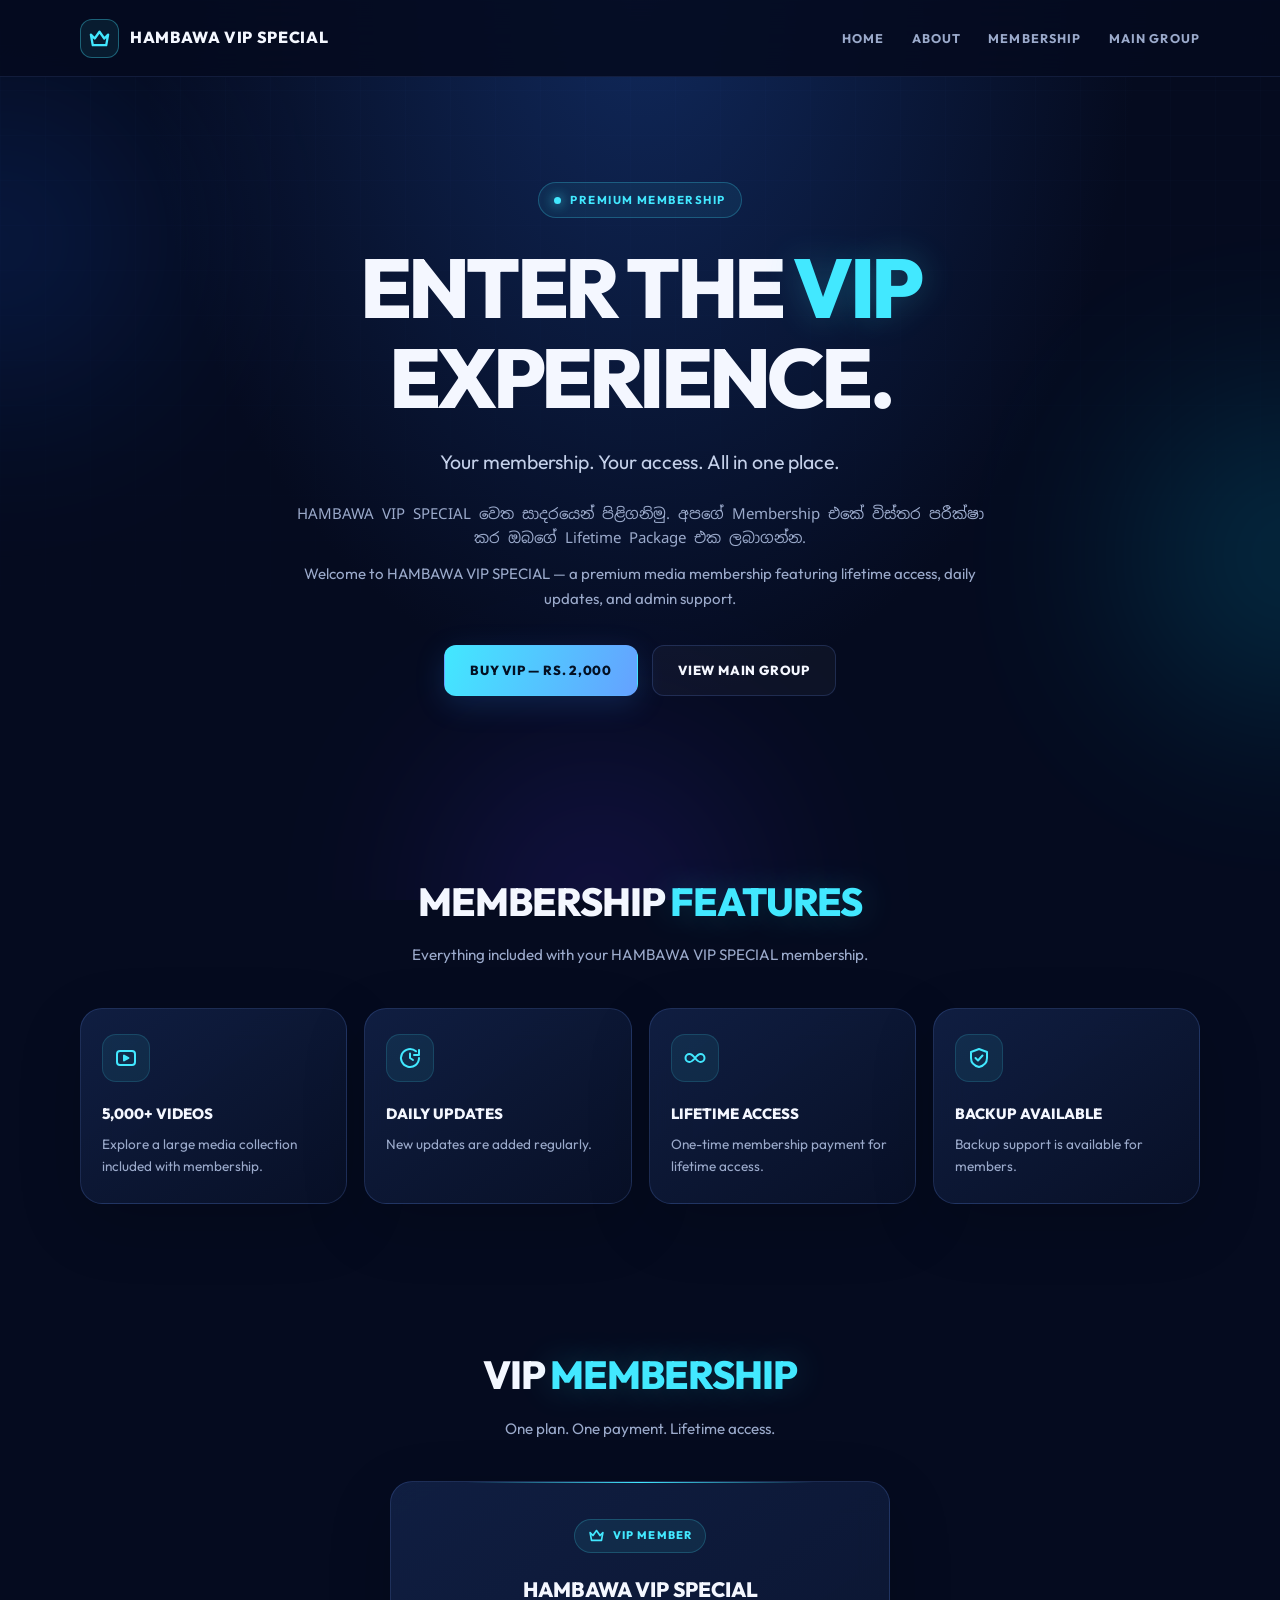
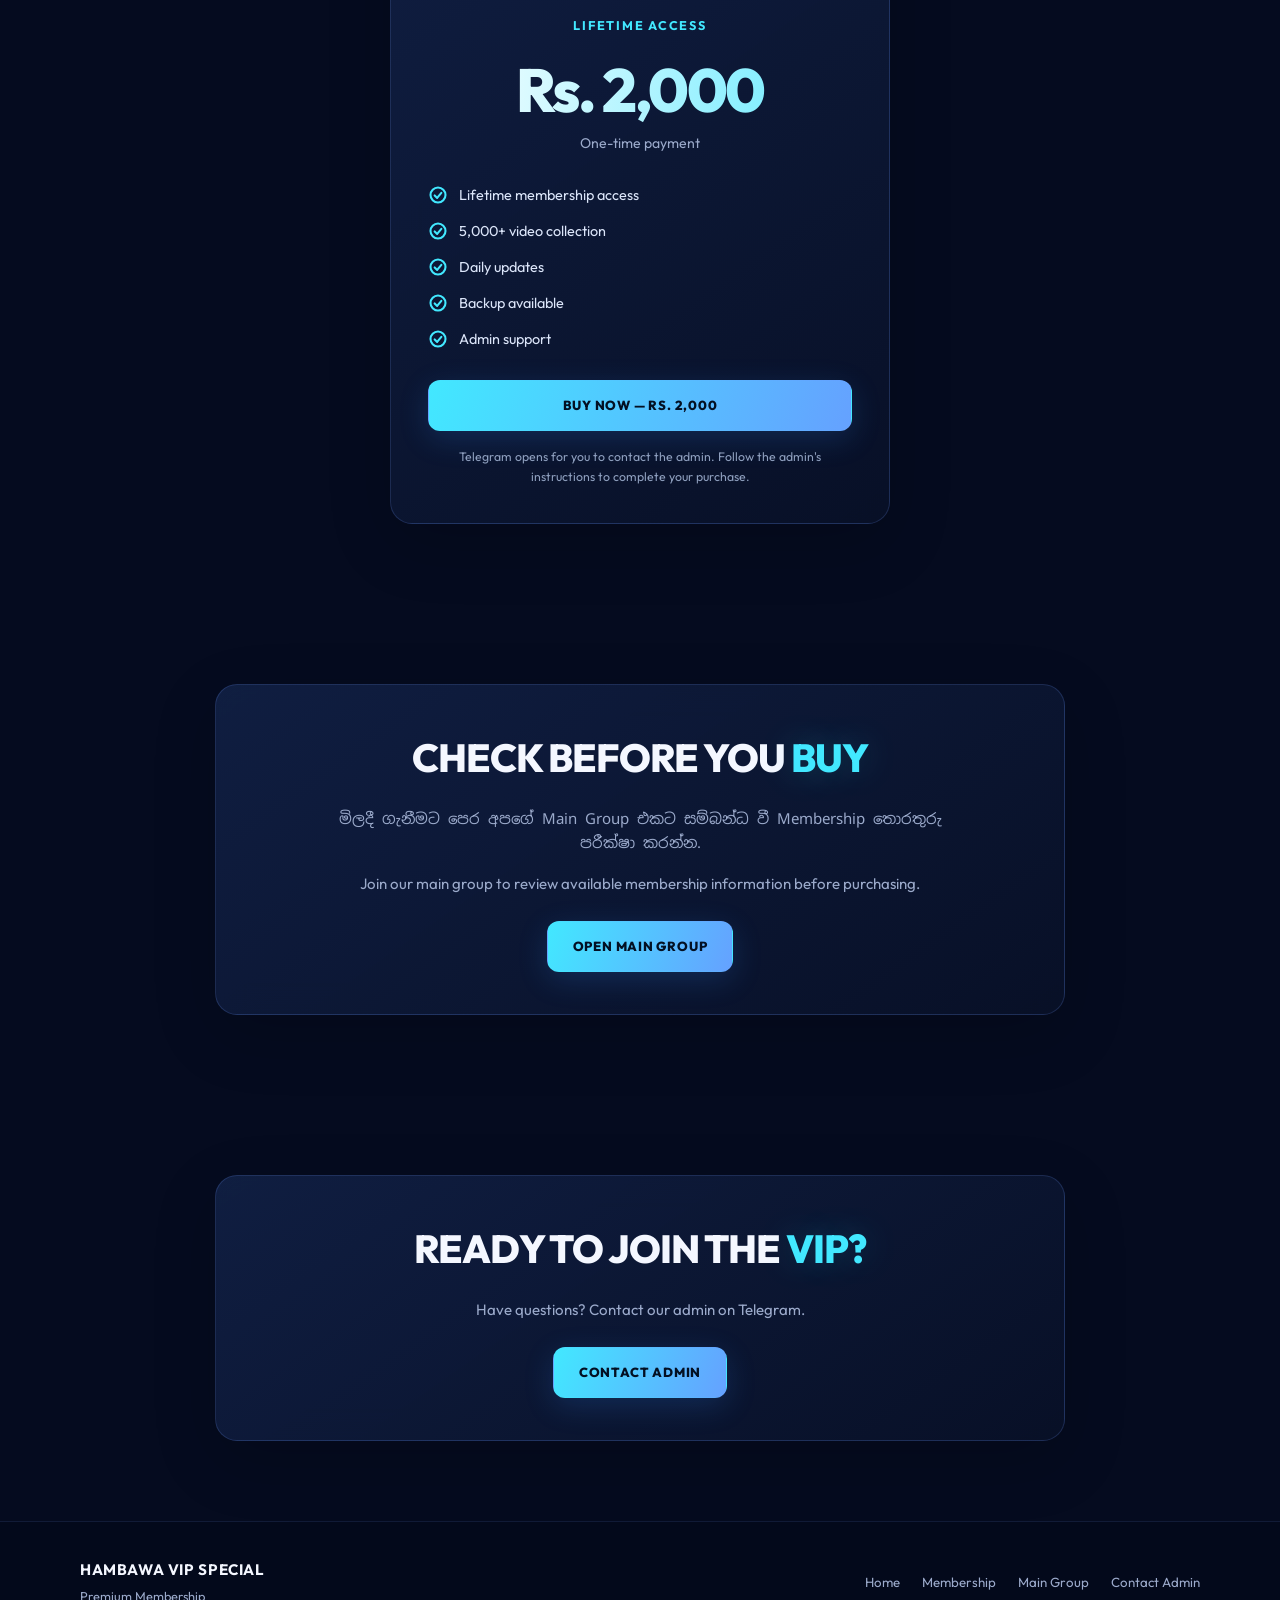
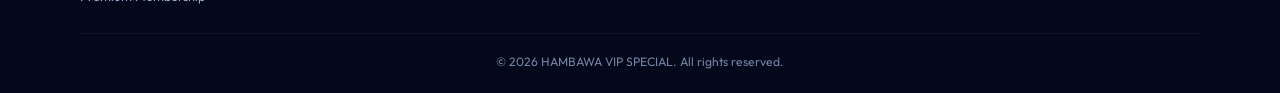
<file: index.html>
<!DOCTYPE html>
<html lang="en">
<head>
<meta charset="UTF-8">
<meta name="viewport" content="width=device-width, initial-scale=1, viewport-fit=cover">

<title>HAMBAWA VIP SPECIAL — Premium Membership</title>

<meta name="description" content="Join HAMBAWA VIP SPECIAL for Rs. 2,000 with lifetime membership access, daily updates and admin support.">
<meta name="theme-color" content="#050b1f">

<link rel="preconnect" href="https://fonts.googleapis.com">
<link rel="preconnect" href="https://fonts.gstatic.com" crossorigin>

<link href="https://fonts.googleapis.com/css2?family=Outfit:wght@400;500;600;700;800&family=Noto+Sans+Sinhala:wght@400;500;600&display=swap" rel="stylesheet">

<style>
:root {
  --bg: #050b1f;
  --panel: rgba(14, 25, 55, 0.78);
  --border: rgba(112, 153, 255, 0.19);
  --blue: #4385ff;
  --cyan: #42e8ff;
  --text: #f4f7ff;
  --muted: #9baacb;
}

* {
  margin: 0;
  padding: 0;
  box-sizing: border-box;
}

html {
  scroll-behavior: smooth;
  scroll-padding-top: 85px;
}

body {
  min-height: 100vh;
  overflow-x: hidden;
  background: var(--bg);
  color: var(--text);
  font-family: 'Outfit', 'Noto Sans Sinhala', sans-serif;
  line-height: 1.6;
}

a {
  color: inherit;
  text-decoration: none;
}

button {
  font: inherit;
}

.wrap {
  width: min(1120px, 90%);
  margin: auto;
}

/* BACKGROUND */

.bg {
  position: fixed;
  inset: 0;
  overflow: hidden;
  pointer-events: none;
  z-index: -1;
  background:
    radial-gradient(ellipse at 50% 0%, #10285a 0%, transparent 55%),
    #050b1f;
}

.grid {
  position: absolute;
  inset: 0;
  opacity: .15;
  background-image:
    linear-gradient(rgba(94, 143, 255, .13) 1px, transparent 1px),
    linear-gradient(90deg, rgba(94, 143, 255, .13) 1px, transparent 1px);
  background-size: 45px 45px;
  mask-image: linear-gradient(to bottom, black, transparent 85%);
}

.orb {
  position: absolute;
  width: 300px;
  height: 300px;
  border-radius: 50%;
  filter: blur(100px);
  opacity: .17;
}

.o1 {
  background: #1769ff;
  top: 10%;
  left: -150px;
}

.o2 {
  background: #00d9ff;
  top: 45%;
  right: -160px;
}

.o3 {
  background: #5b35ff;
  bottom: -150px;
  left: 35%;
}

/* HEADER */

header {
  position: sticky;
  top: 0;
  z-index: 100;
  background: rgba(5, 11, 31, .88);
  backdrop-filter: blur(18px);
  border-bottom: 1px solid rgba(112, 153, 255, .12);
}

.nav {
  min-height: 76px;
  display: flex;
  align-items: center;
  justify-content: space-between;
  gap: 20px;
}

.brand {
  display: flex;
  align-items: center;
  gap: 11px;
  font-size: 1rem;
  font-weight: 800;
  letter-spacing: .04em;
}

.logo {
  width: 39px;
  height: 39px;
  display: grid;
  place-items: center;
  flex-shrink: 0;
  color: var(--cyan);
  border: 1px solid rgba(66, 232, 255, .35);
  border-radius: 12px;
  background: rgba(66, 232, 255, .08);
}

.logo svg {
  width: 23px;
  height: 23px;
}

.menu {
  list-style: none;
  display: flex;
  align-items: center;
  gap: 27px;
}

.menu a {
  color: var(--muted);
  font-size: .79rem;
  font-weight: 700;
  letter-spacing: .09em;
  transition: .25s;
}

.menu a:hover {
  color: var(--cyan);
}

.burger {
  display: none;
  width: 43px;
  height: 43px;
  border: 1px solid var(--border);
  background: var(--panel);
  border-radius: 12px;
  color: white;
  cursor: pointer;
}

.burger span,
.burger span::before,
.burger span::after {
  display: block;
  width: 19px;
  height: 2px;
  margin: auto;
  position: relative;
  background: currentColor;
  border-radius: 2px;
}

.burger span::before,
.burger span::after {
  content: "";
  position: absolute;
  left: 0;
}

.burger span::before {
  top: -6px;
}

.burger span::after {
  top: 6px;
}

/* HERO */

.hero {
  min-height: 570px;
  display: flex;
  align-items: center;
  text-align: center;
  padding: 105px 0 95px;
}

.hero .wrap {
  max-width: 850px;
}

.pill {
  display: inline-flex;
  align-items: center;
  gap: 9px;
  padding: 8px 15px;
  margin-bottom: 25px;
  border: 1px solid rgba(66, 232, 255, .25);
  border-radius: 50px;
  color: var(--cyan);
  background: rgba(66, 232, 255, .07);
  font-size: .72rem;
  font-weight: 700;
  letter-spacing: .13em;
}

.pill i {
  width: 7px;
  height: 7px;
  background: var(--cyan);
  border-radius: 50%;
  box-shadow: 0 0 12px var(--cyan);
}

h1 {
  font-size: clamp(2.5rem, 7vw, 5.2rem);
  line-height: 1.08;
  font-weight: 800;
  letter-spacing: -.045em;
}

.glow-text {
  color: var(--cyan);
  text-shadow: 0 0 35px rgba(66, 232, 255, .23);
}

.sub {
  margin-top: 23px;
  color: #c4d0e9;
  font-size: clamp(1rem, 2.5vw, 1.22rem);
}

.desc {
  max-width: 700px;
  margin: 25px auto 0;
  color: var(--muted);
  font-size: .94rem;
}

.desc p + p {
  margin-top: 12px;
}

.si {
  font-family: 'Noto Sans Sinhala', 'Outfit', sans-serif;
}

.cta-row {
  display: flex;
  justify-content: center;
  flex-wrap: wrap;
  gap: 14px;
  margin-top: 34px;
}

/* BUTTONS */

.btn {
  min-height: 51px;
  display: inline-flex;
  align-items: center;
  justify-content: center;
  padding: 13px 25px;
  border: 1px solid transparent;
  border-radius: 12px;
  font-size: .82rem;
  font-weight: 800;
  letter-spacing: .06em;
  cursor: pointer;
  transition: transform .25s, box-shadow .25s, background .25s;
}

.btn:hover {
  transform: translateY(-3px);
}

.btn-primary {
  color: #031023;
  background: linear-gradient(110deg, #42e8ff, #65a1ff);
  box-shadow: 0 8px 30px rgba(51, 144, 255, .18);
}

.btn-primary:hover {
  box-shadow: 0 12px 35px rgba(51, 144, 255, .35);
}

.btn-ghost {
  color: var(--text);
  background: rgba(255, 255, 255, .035);
  border-color: var(--border);
}

.btn-ghost:hover {
  background: rgba(66, 232, 255, .07);
  border-color: rgba(66, 232, 255, .4);
}

/* SECTION */

section {
  padding: 80px 0;
}

.sec-head {
  text-align: center;
  margin-bottom: 40px;
}

.sec-head h2,
.panel h2 {
  font-size: clamp(1.7rem, 4vw, 2.45rem);
  font-weight: 800;
  letter-spacing: -.025em;
}

.sec-head p {
  color: var(--muted);
  margin-top: 10px;
  font-size: .95rem;
}

/* GLASS */

.glass {
  background: linear-gradient(
    145deg,
    rgba(19, 35, 73, .82),
    rgba(9, 17, 40, .87)
  );
  border: 1px solid var(--border);
  border-radius: 22px;
  box-shadow: 0 20px 65px rgba(0, 0, 0, .16);
  backdrop-filter: blur(16px);
}

/* FEATURES */

.features {
  display: grid;
  grid-template-columns: repeat(4, minmax(0, 1fr));
  gap: 17px;
}

.feature {
  padding: 25px 21px;
  transition: transform .25s, border-color .25s;
}

.feature:hover {
  transform: translateY(-5px);
  border-color: rgba(66, 232, 255, .4);
}

.icon {
  width: 48px;
  height: 48px;
  display: grid;
  place-items: center;
  color: var(--cyan);
  background: rgba(66, 232, 255, .08);
  border: 1px solid rgba(66, 232, 255, .15);
  border-radius: 14px;
  margin-bottom: 20px;
}

.icon svg {
  width: 24px;
  height: 24px;
}

.feature h3 {
  font-size: .93rem;
  font-weight: 800;
  margin-bottom: 9px;
}

.feature p {
  color: var(--muted);
  font-size: .85rem;
}

/* PRICING */

#pricing {
  padding-top: 60px;
}

.price-card {
  max-width: 500px;
  padding: 37px;
  margin: auto;
  text-align: center;
  position: relative;
  overflow: hidden;
}

.price-card::before {
  content: "";
  position: absolute;
  top: 0;
  left: 15%;
  right: 15%;
  height: 1px;
  background: linear-gradient(90deg, transparent, var(--cyan), transparent);
}

.badge {
  display: inline-flex;
  align-items: center;
  gap: 8px;
  padding: 7px 13px;
  color: var(--cyan);
  background: rgba(66, 232, 255, .08);
  border: 1px solid rgba(66, 232, 255, .2);
  border-radius: 50px;
  font-size: .69rem;
  font-weight: 800;
  letter-spacing: .1em;
}

.badge svg {
  width: 17px;
  height: 17px;
}

.price-card h3 {
  font-size: 1.3rem;
  margin-top: 20px;
  font-weight: 800;
}

.tier {
  color: var(--cyan);
  font-size: .79rem;
  font-weight: 700;
  letter-spacing: .14em;
  margin-top: 9px;
}

.amount {
  font-size: clamp(2.7rem, 7vw, 3.8rem);
  font-weight: 800;
  letter-spacing: -.04em;
  line-height: 1.3;
  margin-top: 15px;
  background: linear-gradient(100deg, #ffffff, #66eaff);
  -webkit-background-clip: text;
  background-clip: text;
  color: transparent;
}

.once {
  color: var(--muted);
  font-size: .88rem;
  margin-top: 3px;
}

.checks {
  list-style: none;
  text-align: left;
  margin: 29px 0;
  display: grid;
  gap: 13px;
}

.checks li {
  display: flex;
  align-items: center;
  gap: 11px;
  color: #dce6fa;
  font-size: .9rem;
}

.checks svg {
  width: 20px;
  height: 20px;
  flex-shrink: 0;
  color: var(--cyan);
}

.price-card .btn {
  width: 100%;
}

.note {
  color: #8e9fbe;
  font-size: .77rem;
  margin-top: 16px;
}

/* PANELS */

.panel {
  max-width: 850px;
  margin: auto;
  padding: 42px;
  text-align: center;
}

.panel p {
  max-width: 650px;
  margin: 17px auto 0;
  color: var(--muted);
  font-size: .94rem;
}

.panel .btn {
  margin-top: 25px;
}

/* FOOTER */

footer {
  padding: 35px 0 22px;
  border-top: 1px solid rgba(112, 153, 255, .12);
  background: rgba(3, 8, 24, .45);
}

.foot {
  display: flex;
  justify-content: space-between;
  align-items: center;
  gap: 25px;
}

.foot strong {
  font-size: .95rem;
  letter-spacing: .04em;
}

.tag {
  color: var(--muted);
  font-size: .8rem;
  margin-top: 3px;
}

.foot nav ul {
  display: flex;
  flex-wrap: wrap;
  gap: 22px;
  list-style: none;
}

.foot nav a {
  color: var(--muted);
  font-size: .83rem;
  transition: color .2s;
}

.foot nav a:hover {
  color: var(--cyan);
}

.copy {
  text-align: center;
  margin-top: 27px;
  padding-top: 18px;
  border-top: 1px solid rgba(112, 153, 255, .08);
  color: #7484a4;
  font-size: .76rem;
}

/* ANIMATION */

.reveal {
  animation: reveal .75s ease both;
}

@keyframes reveal {
  from {
    opacity: 0;
    transform: translateY(18px);
  }
  to {
    opacity: 1;
    transform: translateY(0);
  }
}

/* RESPONSIVE */

@media (max-width: 900px) {
  .features {
    grid-template-columns: repeat(2, minmax(0, 1fr));
  }

  .hero {
    min-height: auto;
    padding: 95px 0 75px;
  }
}

@media (max-width: 680px) {
  .nav {
    min-height: 68px;
  }

  .brand {
    font-size: .8rem;
    gap: 8px;
  }

  .logo {
    width: 35px;
    height: 35px;
  }

  .burger {
    display: block;
  }

  .menu {
    display: none;
    position: absolute;
    top: calc(100% + 1px);
    left: 0;
    right: 0;
    padding: 18px 5%;
    background: rgba(5, 11, 31, .98);
    border-bottom: 1px solid var(--border);
    flex-direction: column;
    align-items: stretch;
    gap: 0;
  }

  .menu.open {
    display: flex;
  }

  .menu li a {
    display: block;
    padding: 13px 5px;
  }

  .hero {
    padding: 82px 0 60px;
  }

  .pill {
    font-size: .65rem;
  }

  .desc {
    font-size: .88rem;
  }

  section {
    padding: 58px 0;
  }

  .features {
    gap: 12px;
  }

  .feature {
    padding: 19px 15px;
  }

  .feature h3 {
    font-size: .82rem;
  }

  .feature p {
    font-size: .8rem;
  }

  .price-card {
    padding: 28px 21px;
  }

  .panel {
    padding: 29px 20px;
  }

  .foot {
    flex-direction: column;
    align-items: flex-start;
  }

  .foot nav ul {
    gap: 13px 19px;
  }

  .cta-row {
    flex-direction: column;
  }

  .cta-row .btn {
    width: 100%;
  }
}

@media (max-width: 360px) {
  .features {
    grid-template-columns: 1fr;
  }

  .brand {
    font-size: .72rem;
  }

  .amount {
    font-size: 2.7rem;
  }
}

@media (prefers-reduced-motion: reduce) {
  *,
  *::before,
  *::after {
    scroll-behavior: auto !important;
    animation-duration: .01ms !important;
    transition-duration: .01ms !important;
  }
}
</style>
</head>

<body>

<div class="bg" aria-hidden="true">
  <div class="grid"></div>
  <div class="orb o1"></div>
  <div class="orb o2"></div>
  <div class="orb o3"></div>
</div>

<!-- HEADER -->

<header>
  <div class="wrap nav">

    <a href="#home" class="brand" aria-label="HAMBAWA VIP SPECIAL home">
      <span class="logo" aria-hidden="true">
        <svg viewBox="0 0 24 24" fill="none" stroke="currentColor" stroke-width="2.4" stroke-linecap="round" stroke-linejoin="round">
          <path d="M3 8l4 4 5-7 5 7 4-4-2 11H5L3 8z"/>
        </svg>
      </span>
      <span>HAMBAWA VIP SPECIAL</span>
    </a>

    <button class="burger" id="burger" type="button" aria-label="Toggle menu" aria-expanded="false" aria-controls="menu">
      <span></span>
    </button>

    <nav aria-label="Main navigation">
      <ul class="menu" id="menu">
        <li><a href="#home">HOME</a></li>
        <li><a href="#about">ABOUT</a></li>
        <li><a href="#pricing">MEMBERSHIP</a></li>
        <li><a href="#main-group">MAIN GROUP</a></li>
      </ul>
    </nav>

  </div>
</header>

<main>

<!-- HERO -->

<section class="hero" id="home">
  <div class="wrap">

    <span class="pill">
      <i></i>
      PREMIUM MEMBERSHIP
    </span>

    <h1>
      ENTER THE <span class="glow-text">VIP</span><br>
      EXPERIENCE.
    </h1>

    <p class="sub">
      Your membership. Your access. All in one place.
    </p>

    <div class="desc">
      <p class="si" lang="si">
        HAMBAWA VIP SPECIAL වෙත සාදරයෙන් පිළිගනිමු.
        අපගේ Membership එකේ විස්තර පරීක්ෂා කර
        ඔබගේ Lifetime Package එක ලබාගන්න.
      </p>

      <p>
        Welcome to HAMBAWA VIP SPECIAL — a premium media
        membership featuring lifetime access, daily updates,
        and admin support.
      </p>
    </div>

    <div class="cta-row">
      <a class="btn btn-primary" href="#pricing">
        BUY VIP — RS. 2,000
      </a>

      <a class="btn btn-ghost"
         href="https://t.me/+AsXq0i5bLE05YzRl"
         target="_blank"
         rel="noopener noreferrer">
        VIEW MAIN GROUP
      </a>
    </div>

  </div>
</section>

<!-- MEMBERSHIP FEATURES -->

<section id="about">
  <div class="wrap">

    <div class="sec-head reveal">
      <h2>
        MEMBERSHIP <span class="glow-text">FEATURES</span>
      </h2>

      <p>
        Everything included with your HAMBAWA VIP SPECIAL membership.
      </p>
    </div>

    <div class="features">

      <article class="glass feature reveal">
        <div class="icon">
          <svg viewBox="0 0 24 24" fill="none" stroke="currentColor" stroke-width="2" stroke-linecap="round" stroke-linejoin="round" aria-hidden="true">
            <rect x="3" y="5" width="18" height="14" rx="3"/>
            <path d="M10 9.5v5l4.5-2.5z" fill="currentColor"/>
          </svg>
        </div>

        <h3>5,000+ VIDEOS</h3>
        <p>
          Explore a large media collection included with membership.
        </p>
      </article>

      <article class="glass feature reveal">
        <div class="icon">
          <svg viewBox="0 0 24 24" fill="none" stroke="currentColor" stroke-width="2" stroke-linecap="round" stroke-linejoin="round" aria-hidden="true">
            <path d="M21 12a9 9 0 1 1-3-6.7"/>
            <path d="M21 4v5h-5"/>
            <path d="M12 7.5V12l3 2"/>
          </svg>
        </div>

        <h3>DAILY UPDATES</h3>
        <p>
          New updates are added regularly.
        </p>
      </article>

      <article class="glass feature reveal">
        <div class="icon">
          <svg viewBox="0 0 24 24" fill="none" stroke="currentColor" stroke-width="2" stroke-linecap="round" stroke-linejoin="round" aria-hidden="true">
            <path d="M12 12c-2-2.5-3.5-4-5.5-4a4 4 0 0 0 0 8c2 0 3.5-1.5 5.5-4z"/>
            <path d="M12 12c2 2.5 3.5 4 5.5 4a4 4 0 0 0 0-8c-2 0-3.5 1.5-5.5 4z"/>
          </svg>
        </div>

        <h3>LIFETIME ACCESS</h3>
        <p>
          One-time membership payment for lifetime access.
        </p>
      </article>

      <article class="glass feature reveal">
        <div class="icon">
          <svg viewBox="0 0 24 24" fill="none" stroke="currentColor" stroke-width="2" stroke-linecap="round" stroke-linejoin="round" aria-hidden="true">
            <path d="M12 3l8 3v6c0 4.5-3.3 7.8-8 9-4.7-1.2-8-4.5-8-9V6z"/>
            <path d="M8.5 12l2.5 2.5 4.5-5"/>
          </svg>
        </div>

        <h3>BACKUP AVAILABLE</h3>
        <p>
          Backup support is available for members.
        </p>
      </article>

    </div>
  </div>
</section>

<!-- SINGLE VIP MEMBERSHIP -->

<section id="pricing">
  <div class="wrap">

    <div class="sec-head reveal">
      <h2>
        VIP <span class="glow-text">MEMBERSHIP</span>
      </h2>

      <p>
        One plan. One payment. Lifetime access.
      </p>
    </div>

    <article class="glass price-card reveal">

      <span class="badge">
        <svg viewBox="0 0 24 24" fill="none" stroke="currentColor" stroke-width="2.4" stroke-linecap="round" stroke-linejoin="round" aria-hidden="true">
          <path d="M3 8l4 4 5-7 5 7 4-4-2 11H5L3 8z"/>
        </svg>
        VIP MEMBER
      </span>

      <h3>HAMBAWA VIP SPECIAL</h3>

      <div class="tier">
        LIFETIME ACCESS
      </div>

      <div class="amount">
        Rs. 2,000
      </div>

      <p class="once">
        One-time payment
      </p>

      <ul class="checks">

        <li>
          <svg viewBox="0 0 24 24" fill="none" stroke="currentColor" stroke-width="2.5" stroke-linecap="round" stroke-linejoin="round" aria-hidden="true">
            <circle cx="12" cy="12" r="9"/>
            <path d="M8 12.5l3 3 5-6"/>
          </svg>
          Lifetime membership access
        </li>

        <li>
          <svg viewBox="0 0 24 24" fill="none" stroke="currentColor" stroke-width="2.5" stroke-linecap="round" stroke-linejoin="round" aria-hidden="true">
            <circle cx="12" cy="12" r="9"/>
            <path d="M8 12.5l3 3 5-6"/>
          </svg>
          5,000+ video collection
        </li>

        <li>
          <svg viewBox="0 0 24 24" fill="none" stroke="currentColor" stroke-width="2.5" stroke-linecap="round" stroke-linejoin="round" aria-hidden="true">
            <circle cx="12" cy="12" r="9"/>
            <path d="M8 12.5l3 3 5-6"/>
          </svg>
          Daily updates
        </li>

        <li>
          <svg viewBox="0 0 24 24" fill="none" stroke="currentColor" stroke-width="2.5" stroke-linecap="round" stroke-linejoin="round" aria-hidden="true">
            <circle cx="12" cy="12" r="9"/>
            <path d="M8 12.5l3 3 5-6"/>
          </svg>
          Backup available
        </li>

        <li>
          <svg viewBox="0 0 24 24" fill="none" stroke="currentColor" stroke-width="2.5" stroke-linecap="round" stroke-linejoin="round" aria-hidden="true">
            <circle cx="12" cy="12" r="9"/>
            <path d="M8 12.5l3 3 5-6"/>
          </svg>
          Admin support
        </li>

      </ul>

      <a class="btn btn-primary"
         href="https://t.me/HAMBAWAVIP2"
         target="_blank"
         rel="noopener noreferrer">
        BUY NOW — RS. 2,000
      </a>

      <p class="note">
        Telegram opens for you to contact the admin.
        Follow the admin's instructions to complete your purchase.
      </p>

    </article>

  </div>
</section>

<!-- MAIN GROUP -->

<section id="main-group">
  <div class="wrap">

    <div class="glass panel reveal">

      <h2>
        CHECK BEFORE YOU <span class="glow-text">BUY</span>
      </h2>

      <p class="si" lang="si">
        මිලදී ගැනීමට පෙර අපගේ Main Group එකට සම්බන්ධ වී
        Membership තොරතුරු පරීක්ෂා කරන්න.
      </p>

      <p>
        Join our main group to review available membership
        information before purchasing.
      </p>

      <a class="btn btn-primary"
         href="https://t.me/+AsXq0i5bLE05YzRl"
         target="_blank"
         rel="noopener noreferrer">
        OPEN MAIN GROUP
      </a>

    </div>
  </div>
</section>

<!-- CONTACT ADMIN -->

<section id="contact">
  <div class="wrap">

    <div class="glass panel reveal">

      <h2>
        READY TO JOIN THE <span class="glow-text">VIP?</span>
      </h2>

      <p>
        Have questions? Contact our admin on Telegram.
      </p>

      <a class="btn btn-primary"
         href="https://t.me/HAMBAWAVIP2"
         target="_blank"
         rel="noopener noreferrer">
        CONTACT ADMIN
      </a>

    </div>
  </div>
</section>

</main>

<!-- FOOTER -->

<footer>
  <div class="wrap">

    <div class="foot">

      <div>
        <strong>HAMBAWA VIP SPECIAL</strong>
        <div class="tag">Premium Membership</div>
      </div>

      <nav aria-label="Footer navigation">
        <ul>
          <li><a href="#home">Home</a></li>
          <li><a href="#pricing">Membership</a></li>
          <li>
            <a href="https://t.me/+AsXq0i5bLE05YzRl"
               target="_blank"
               rel="noopener noreferrer">
              Main Group
            </a>
          </li>
          <li>
            <a href="https://t.me/HAMBAWAVIP2"
               target="_blank"
               rel="noopener noreferrer">
              Contact Admin
            </a>
          </li>
        </ul>
      </nav>

    </div>

    <p class="copy">
      © <span id="year">2026</span> HAMBAWA VIP SPECIAL. All rights reserved.
    </p>

  </div>
</footer>

<script>
(function () {
  "use strict";

  const burger = document.getElementById("burger");
  const menu = document.getElementById("menu");
  const year = document.getElementById("year");

  // Automatically update copyright year.
  if (year) {
    year.textContent = new Date().getFullYear();
  }

  // Mobile navigation.
  if (burger && menu) {
    burger.addEventListener("click", function () {
      const isOpen = menu.classList.toggle("open");
      burger.setAttribute("aria-expanded", String(isOpen));
    });

    // Close menu after selecting a navigation link.
    menu.querySelectorAll("a").forEach(function (link) {
      link.addEventListener("click", function () {
        menu.classList.remove("open");
        burger.setAttribute("aria-expanded", "false");
      });
    });

    // Close menu when Escape is pressed.
    document.addEventListener("keydown", function (event) {
      if (event.key === "Escape") {
        menu.classList.remove("open");
        burger.setAttribute("aria-expanded", "false");
      }
    });
  }
})();
</script>

</body>
</html>
</file>
